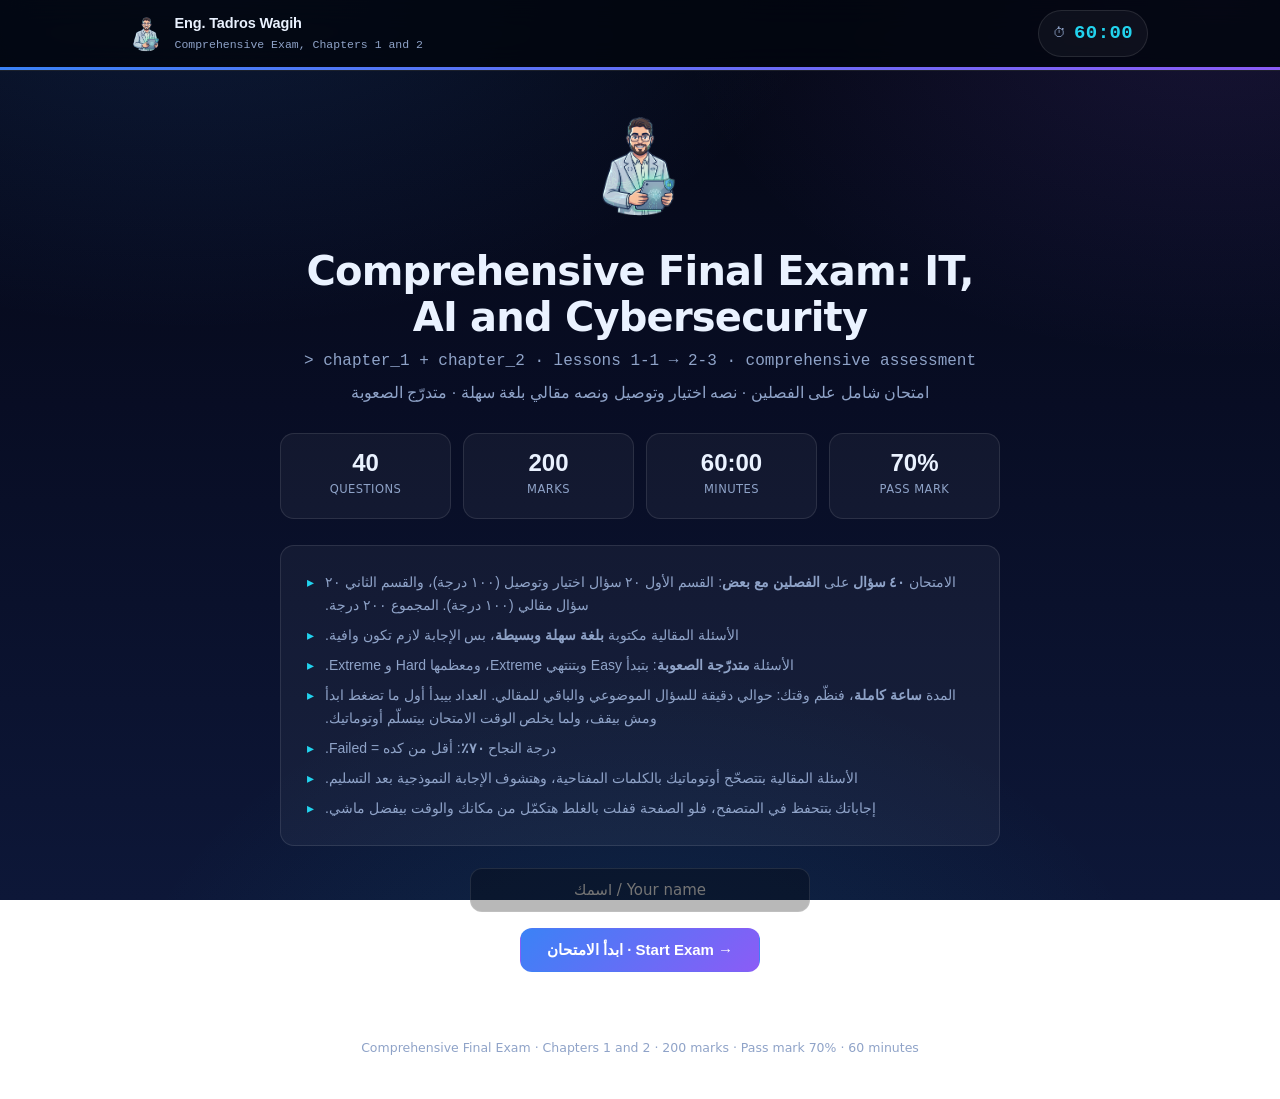
<file: index.html>
<!doctype html>
<html lang="en">
<head>
<meta charset="utf-8">
<meta name="viewport" content="width=device-width,initial-scale=1">
<title>Comprehensive Final Exam · Chapters 1 and 2</title>
<link rel="stylesheet" href="assets/exam.css">
</head>
<body>

<header id="hdr">
 <div class="in">
  <img id="hdrlogo" alt="">
  <div class="brand"></div>
  <span class="spacer"></span>
  <span class="pill" id="hdrbar" >⏱ <b id="timer">60:00</b></span>
 </div>
 <div id="bar"><div id="barf"></div></div>
</header>

<main id="app"></main>

<footer>
 Comprehensive Final Exam · Chapters 1 and 2 · 200 marks · Pass mark 70% · 60 minutes
</footer>

<script src="assets/config.js"></script>
<script src="assets/data.js"></script>
<script src="assets/exam.js"></script>
</body>
</html>
</file>
<file: assets/exam.css>
:root{
  --bg-0:#040713; --bg-1:#080d24; --bg-2:#0d1738;
  --ink:#eaf2ff; --muted:#8fa3c8;
  --blue:#3b82f6; --blue-2:#60a5fa; --cyan:#22d3ee; --violet:#8b5cf6; --violet-2:#a78bfa;
  --green:#34d399; --red:#f87171; --amber:#fbbf24; --orange:#fb923c;
  --line:rgba(255,255,255,.10); --card:rgba(255,255,255,.045);
}
*{box-sizing:border-box;margin:0;padding:0}
html,body{height:100%}
body{
  background:
    radial-gradient(1100px 700px at 15% -10%, rgba(59,130,246,.18), transparent 60%),
    radial-gradient(900px 600px at 95% 0%, rgba(139,92,246,.14), transparent 60%),
    radial-gradient(900px 700px at 50% 120%, rgba(34,211,238,.10), transparent 60%),
    linear-gradient(180deg,var(--bg-0),var(--bg-1) 45%,var(--bg-2));
  background-attachment:fixed;
  color:var(--ink);
  font-family:Inter,'Segoe UI',system-ui,-apple-system,sans-serif;
  font-size:15.5px; line-height:1.65;
  -webkit-font-smoothing:antialiased;
}
h1,h2,h3,.f-d{font-family:Sora,Inter,system-ui,sans-serif;font-weight:800;letter-spacing:-.02em}
.ar{direction:rtl;font-family:'Segoe UI',Tahoma,sans-serif}
.wrap{max-width:1060px;margin:0 auto;padding:0 22px}
.hide{display:none!important}

/* ---------- header / timer ---------- */
#hdr{
  position:sticky;top:0;z-index:50;backdrop-filter:blur(14px);
  background:rgba(2,5,14,.82);border-bottom:1px solid var(--line);
}
#hdr .in{max-width:1060px;margin:0 auto;padding:10px 22px;display:flex;align-items:center;gap:14px}
#hdr img{height:38px;width:auto;display:block}
.brand b{display:block;font-family:Sora,sans-serif;font-size:14.5px;letter-spacing:-.01em}
.brand span{display:block;font-size:11.5px;color:var(--muted)}
.spacer{flex:1}
.pill{
  display:flex;align-items:center;gap:8px;padding:7px 14px;border-radius:999px;
  border:1px solid var(--line);background:var(--card);font-size:13px;color:var(--muted);
}
.pill b{color:var(--ink);font-variant-numeric:tabular-nums}
#timer{font-family:Sora,sans-serif;font-size:19px;font-weight:800;letter-spacing:.02em;color:var(--cyan)}
#timer.warn{color:var(--amber)}
#timer.crit{color:var(--red);animation:tick 1s steps(2) infinite}
@keyframes tick{50%{opacity:.45}}
#bar{height:3px;background:rgba(255,255,255,.06)}
#barf{height:100%;width:100%;background:linear-gradient(90deg,var(--cyan),var(--blue));transition:width 1s linear}
#barf.warn{background:linear-gradient(90deg,var(--amber),var(--orange))}
#barf.crit{background:linear-gradient(90deg,var(--red),var(--orange))}

/* ---------- cards ---------- */
.card{
  background:var(--card);border:1px solid var(--line);border-radius:16px;padding:22px 24px;margin:16px 0;
}
.sec-h{display:flex;align-items:center;gap:12px;margin:34px 0 6px}
.sec-h .n{
  width:34px;height:34px;flex:0 0 34px;border-radius:10px;display:grid;place-items:center;
  font-family:Sora,sans-serif;font-weight:800;font-size:15px;
  background:rgba(59,130,246,.16);border:1px solid rgba(96,165,250,.35);color:var(--blue-2);
}
.sec-h h2{font-size:23px}
.sec-h p{font-size:13px;color:var(--muted);margin-top:1px}

/* ---------- question ---------- */
.q{scroll-margin-top:90px}
.q-top{display:flex;align-items:flex-start;gap:12px;flex-wrap:wrap;margin-bottom:12px}
.q-no{
  width:30px;height:30px;flex:0 0 30px;border-radius:9px;display:grid;place-items:center;
  font-family:Sora,sans-serif;font-weight:800;font-size:13.5px;
  background:rgba(255,255,255,.05);border:1px solid var(--line);color:var(--muted)
}
.q .q-no.done{background:rgba(52,211,153,.14);border-color:rgba(52,211,153,.4);color:var(--green)}
.tag{
  font-size:10.5px;font-weight:700;letter-spacing:.09em;text-transform:uppercase;
  padding:3px 9px;border-radius:999px;border:1px solid;
}
.t-easy{color:var(--green);border-color:rgba(52,211,153,.35);background:rgba(52,211,153,.10)}
.t-medium{color:var(--blue-2);border-color:rgba(96,165,250,.35);background:rgba(96,165,250,.10)}
.t-hard{color:var(--orange);border-color:rgba(251,146,60,.35);background:rgba(251,146,60,.10)}
.t-extreme{color:var(--red);border-color:rgba(248,113,113,.4);background:rgba(248,113,113,.12)}
.t-mark{color:var(--amber);border-color:rgba(251,191,36,.3);background:rgba(251,191,36,.08)}
.t-plain{color:var(--muted);border-color:var(--line);background:rgba(255,255,255,.03)}
.q-text{font-size:16.5px;font-weight:600;line-height:1.6;margin:2px 0 14px}

.opt{
  display:flex;align-items:flex-start;gap:12px;padding:12px 15px;margin:8px 0;
  border:1px solid var(--line);border-radius:12px;background:rgba(255,255,255,.02);
  cursor:pointer;transition:.16s;font-size:15px;
}
.opt:hover{border-color:rgba(96,165,250,.45);background:rgba(59,130,246,.07)}
.opt .k{
  width:24px;height:24px;flex:0 0 24px;border-radius:7px;display:grid;place-items:center;
  font-size:12px;font-weight:800;background:rgba(255,255,255,.06);border:1px solid var(--line);color:var(--muted)
}
.opt.sel{border-color:var(--blue-2);background:rgba(59,130,246,.15)}
.opt.sel .k{background:var(--blue);border-color:var(--blue);color:#fff}
.opt.ok{border-color:var(--green);background:rgba(52,211,153,.12)}
.opt.ok .k{background:var(--green);border-color:var(--green);color:#04231a}
.opt.bad{border-color:var(--red);background:rgba(248,113,113,.12)}
.opt.bad .k{background:var(--red);border-color:var(--red);color:#2b0606}

/* matching */
.legend{
  padding:11px 14px;border-radius:12px;background:rgba(34,211,238,.06);
  border:1px solid rgba(34,211,238,.22);margin-bottom:12px;font-size:13px;
}
.legend .lt{color:var(--cyan);font-weight:700;font-size:11.5px;letter-spacing:.06em;text-transform:uppercase;margin-bottom:7px}
.chips{display:flex;flex-wrap:wrap;gap:8px}
.chip{
  display:flex;align-items:center;gap:7px;padding:6px 12px;border-radius:999px;
  border:1px solid var(--line);background:rgba(255,255,255,.03);font-size:13.5px;
}
.chip .k{
  width:19px;height:19px;border-radius:50%;display:grid;place-items:center;font-size:10.5px;font-weight:800;
  background:rgba(59,130,246,.2);border:1px solid rgba(96,165,250,.4);color:var(--blue-2)
}
.row{padding:13px 15px;border:1px solid var(--line);border-radius:12px;background:rgba(255,255,255,.02);margin:9px 0}
.row .rl{font-size:12px;font-weight:800;color:var(--cyan);margin-bottom:3px}
.row .rt{font-size:14.5px;margin-bottom:10px}
.row .chips .chip{cursor:pointer;transition:.15s}
.row .chips .chip:hover{border-color:rgba(96,165,250,.5)}
.row .chip.sel{background:rgba(59,130,246,.2);border-color:var(--blue-2);color:#fff;font-weight:600}
.row .chip.sel .k{background:var(--blue);border-color:var(--blue);color:#fff}
.row.ok{border-color:rgba(52,211,153,.45)}
.row.bad{border-color:rgba(248,113,113,.45)}

/* essay */
textarea{
  width:100%;min-height:140px;resize:vertical;padding:14px 16px;border-radius:12px;
  border:1px solid var(--line);background:rgba(0,0,0,.28);color:var(--ink);
  font-family:inherit;font-size:15px;line-height:1.65;
}
textarea:focus{outline:none;border-color:var(--blue-2);background:rgba(0,0,0,.4)}
textarea::placeholder{color:#4c5c7a}
.meta{display:flex;justify-content:space-between;font-size:12px;color:var(--muted);margin-top:7px}
.meta .lo{color:var(--orange)}
.meta .hi{color:var(--green)}

/* buttons */
.btn{
  display:inline-flex;align-items:center;gap:9px;padding:12px 26px;border-radius:12px;cursor:pointer;
  font-family:Sora,sans-serif;font-weight:700;font-size:15px;border:1px solid transparent;transition:.16s;
  background:linear-gradient(135deg,var(--blue),var(--violet));color:#fff;
}
.btn:hover{transform:translateY(-1px);box-shadow:0 10px 26px -10px rgba(59,130,246,.7)}
.btn.ghost{background:transparent;border-color:var(--line);color:var(--muted)}
.btn.ghost:hover{border-color:var(--blue-2);color:var(--ink);box-shadow:none}
.btn:disabled{opacity:.45;cursor:not-allowed;transform:none;box-shadow:none}

/* ---------- start screen ---------- */
#start{min-height:calc(100vh - 62px);display:grid;place-items:center;padding:40px 22px}
#start .box{max-width:720px;width:100%;text-align:center}
#start img.logo{height:110px;margin-bottom:18px}
#start h1{font-size:40px;line-height:1.15;margin-bottom:8px}
#start .sub{color:var(--muted);font-size:16px;margin-bottom:6px}
.facts{display:grid;grid-template-columns:repeat(4,1fr);gap:12px;margin:26px 0}
.fact{padding:16px 10px;border-radius:14px;border:1px solid var(--line);background:var(--card)}
.fact b{display:block;font-family:Sora,sans-serif;font-size:24px;line-height:1.1}
.fact span{font-size:11.5px;color:var(--muted);letter-spacing:.04em;text-transform:uppercase}
.rules{text-align:left;font-size:14px;color:var(--muted);margin:0 0 22px;padding:18px 22px;border-radius:14px;border:1px solid var(--line);background:var(--card)}
.rules li{margin:7px 0;list-style:none;padding-left:22px;position:relative}
.rules li:before{content:"▸";position:absolute;left:4px;color:var(--cyan)}
input.nm{
  width:100%;max-width:340px;padding:12px 16px;border-radius:12px;border:1px solid var(--line);
  background:rgba(0,0,0,.28);color:var(--ink);font-family:inherit;font-size:15px;text-align:center;margin-bottom:16px;
}
input.nm:focus{outline:none;border-color:var(--blue-2)}

/* ---------- result ---------- */
.ring{width:190px;height:190px;margin:0 auto 6px;position:relative}
.ring svg{transform:rotate(-90deg)}
.ring .val{position:absolute;inset:0;display:grid;place-items:center;text-align:center}
.ring .val b{font-family:Sora,sans-serif;font-size:44px;line-height:1}
.ring .val span{font-size:12px;color:var(--muted);letter-spacing:.1em;text-transform:uppercase}
.verdict{text-align:center;margin:10px 0 4px;font-family:Sora,sans-serif;font-size:30px}
.pass{color:var(--green)} .fail{color:var(--red)}
.grid3{display:grid;grid-template-columns:repeat(3,1fr);gap:12px;margin:18px 0}
.tot{padding:16px;border-radius:14px;border:1px solid var(--line);background:var(--card);text-align:center}
.tot b{display:block;font-family:Sora,sans-serif;font-size:22px}
.tot span{font-size:11.5px;color:var(--muted);text-transform:uppercase;letter-spacing:.05em}
table{width:100%;border-collapse:collapse;font-size:14px;margin-top:8px}
th,td{padding:9px 10px;border-bottom:1px solid var(--line);text-align:left}
th{font-size:11px;letter-spacing:.07em;text-transform:uppercase;color:var(--muted);font-weight:700}
td.r,th.r{text-align:right;font-variant-numeric:tabular-nums}
.model{
  margin-top:12px;padding:14px 16px;border-radius:12px;font-size:14px;line-height:1.7;
  background:rgba(52,211,153,.06);border:1px solid rgba(52,211,153,.22);
}
.model .mt{font-size:11.5px;font-weight:700;letter-spacing:.07em;text-transform:uppercase;color:var(--green);margin-bottom:6px}
.kw{display:inline-block;padding:2px 9px;margin:3px 4px 0 0;border-radius:999px;font-size:12px;border:1px solid}
.kw.hit{color:var(--green);border-color:rgba(52,211,153,.4);background:rgba(52,211,153,.1)}
.kw.miss{color:var(--red);border-color:rgba(248,113,113,.35);background:rgba(248,113,113,.08)}

#nav{position:sticky;bottom:0;z-index:40;background:rgba(2,5,14,.9);backdrop-filter:blur(14px);border-top:1px solid var(--line);padding:12px 0}
#nav .in{max-width:1060px;margin:0 auto;padding:0 22px;display:flex;align-items:center;gap:12px;flex-wrap:wrap}
.dots{display:flex;gap:5px;flex-wrap:wrap;flex:1}
.dot{width:22px;height:22px;border-radius:6px;display:grid;place-items:center;font-size:10.5px;font-weight:700;
  border:1px solid var(--line);background:rgba(255,255,255,.03);color:var(--muted);cursor:pointer;transition:.15s}
.dot:hover{border-color:var(--blue-2);color:var(--ink)}
.dot.done{background:rgba(52,211,153,.16);border-color:rgba(52,211,153,.4);color:var(--green)}
footer{text-align:center;padding:26px 22px 40px;font-size:12.5px;color:var(--muted)}

@media(max-width:760px){
  body{font-size:15px}
  .facts{grid-template-columns:repeat(2,1fr)}
  .grid3{grid-template-columns:1fr}
  #start h1{font-size:30px}
  .card{padding:18px 16px}
  .wrap{padding:0 14px}
  #hdr .in{padding:9px 14px;gap:10px}
  .brand span{display:none}
  #timer{font-size:17px}
}


/* cyber extras */

#hdr,.wrap,#nav,footer{position:relative; z-index:2}
#timer,.mono,#hdr .pill{font-family:ui-monospace,'JetBrains Mono',Consolas,monospace}
.brand span{font-family:ui-monospace,Consolas,monospace}
.t-easy{color:var(--green);border-color:rgba(96,165,250,.35);background:rgba(0,229,138,.10)}
.t-medium{color:#22d3ee;border-color:rgba(34,211,238,.35);background:rgba(34,211,238,.10)}
#barf{background:linear-gradient(90deg,var(--blue),var(--violet))}
</file>
